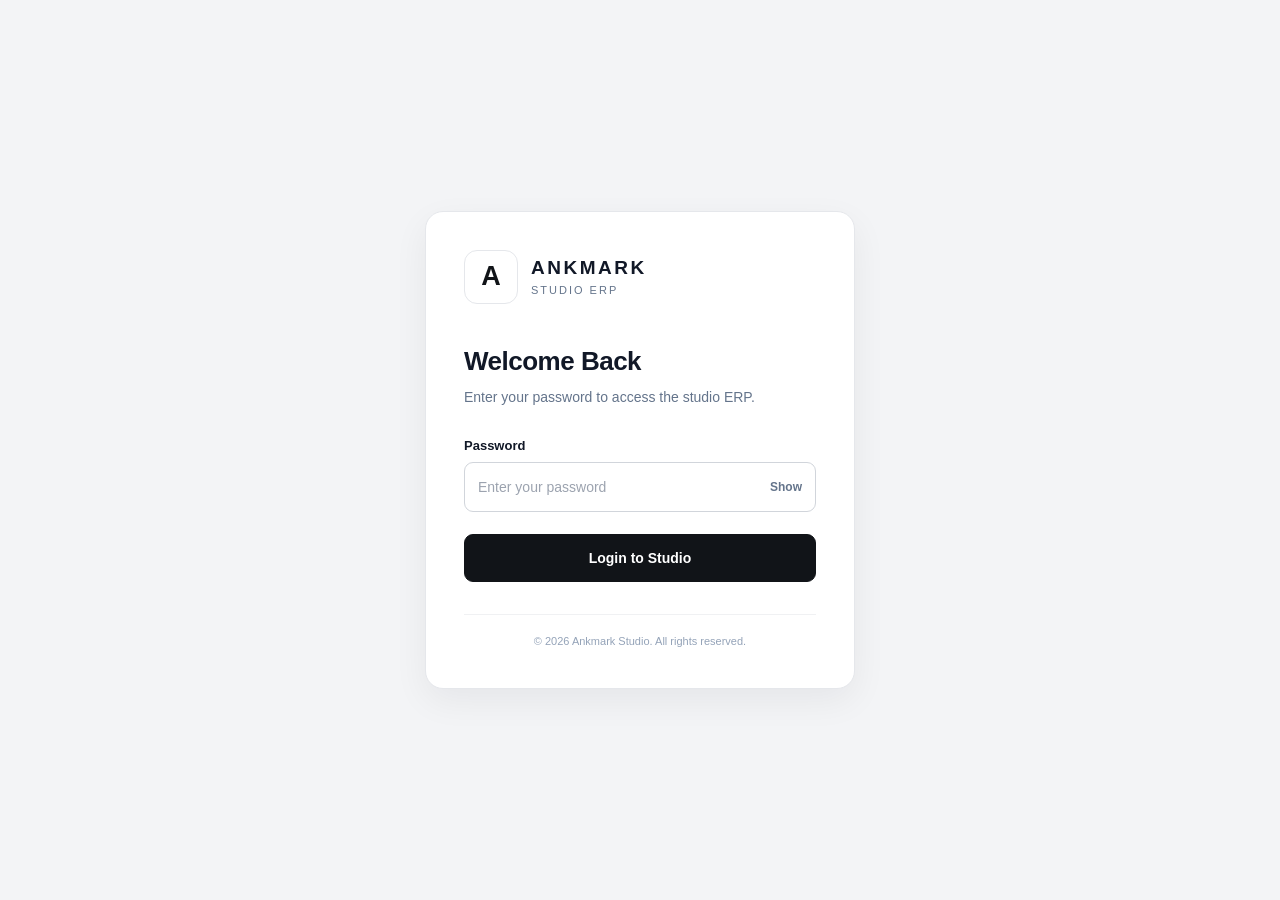
<file: index.html>
<!DOCTYPE html>
<html lang="en">
<head>
    <meta charset="UTF-8">
    <meta name="viewport" content="width=device-width, initial-scale=1.0">
    <title>Login | Ankmark Studio ERP</title>

    <link rel="stylesheet" href="login.css">
</head>
<body>

    <main class="login-page">
        <section class="login-card">

            <div class="brand">
                <div class="brand-logo">A</div>

                <div class="brand-info">
                    <h1>ANKMARK</h1>
                    <p>STUDIO ERP</p>
                </div>
            </div>

            <div class="login-heading">
                <h2>Welcome Back</h2>
                <p>Enter your password to access the studio ERP.</p>
            </div>

            <form id="loginForm">
                <label for="password">Password</label>

                <div class="password-wrapper">
                    <input
                        type="password"
                        id="password"
                        name="password"
                        placeholder="Enter your password"
                        autocomplete="current-password"
                        required
                    >

                    <button
                        type="button"
                        id="togglePassword"
                        aria-label="Show password"
                    >
                        Show
                    </button>
                </div>

                <p id="loginError" class="login-error" role="alert" hidden>
                    Incorrect password. Please try again.
                </p>

                <button type="submit" id="loginButton" class="login-button">
                    Login to Studio
                </button>
            </form>

            <p class="login-footer">
                &copy; 2026 Ankmark Studio. All rights reserved.
            </p>

        </section>
    </main>

    <script src="login.js"></script>
</body>
</html>
</file>
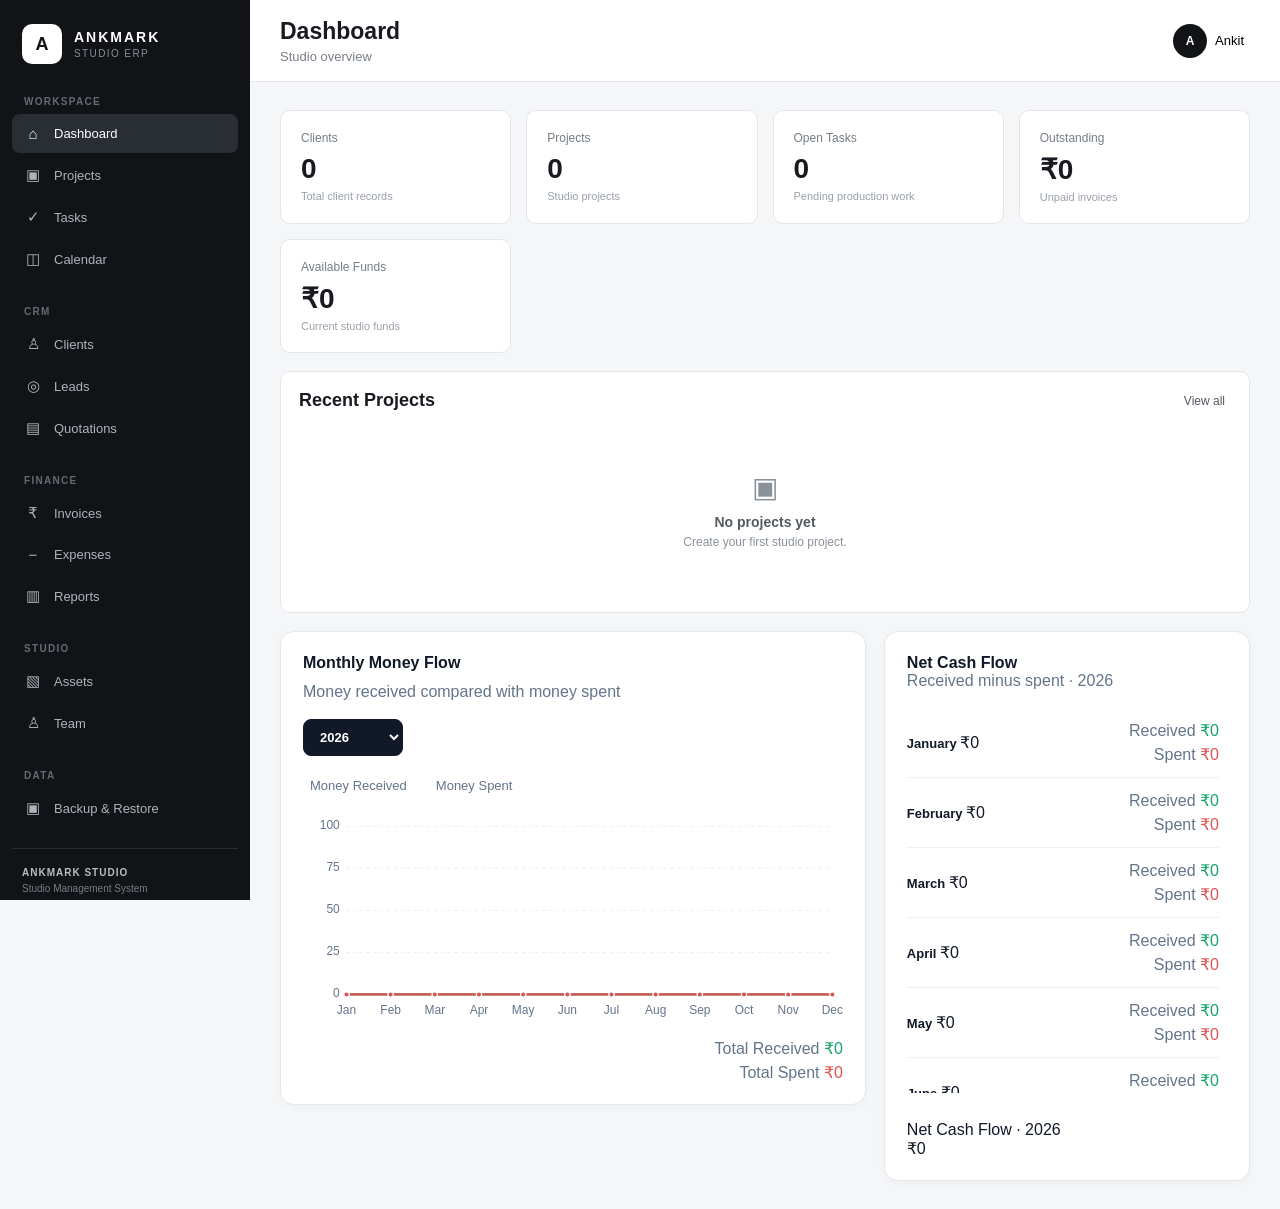
<file: dashboard.html>
<!DOCTYPE html>
<html lang="en">
<head>
    <meta charset="UTF-8">
    <meta name="viewport" content="width=device-width, initial-scale=1.0">

    <title>Ankmark Studio ERP</title>

    <link rel="stylesheet" href="style.css">
</head>

<body>

<div class="app">

    <!-- SIDEBAR -->
    <aside class="sidebar" id="sidebar">

        <div class="brand">
            <div class="brand-logo">A</div>

            <div>
                <div class="brand-name">ANKMARK</div>
                <div class="brand-sub">STUDIO ERP</div>
            </div>
        </div>

        <div class="nav-section">

            <div class="nav-title">WORKSPACE</div>

            <button class="nav-item active" data-page="dashboard">
                <span>⌂</span>
                Dashboard
            </button>

            <button class="nav-item" data-page="projects">
                <span>▣</span>
                Projects
            </button>

            <button class="nav-item" data-page="tasks">
                <span>✓</span>
                Tasks
            </button>

            <button class="nav-item" data-page="calendar">
                <span>◫</span>
                Calendar
            </button>

        </div>

        <div class="nav-section">

            <div class="nav-title">CRM</div>

            <button class="nav-item" data-page="clients">
                <span>♙</span>
                Clients
            </button>

            <button class="nav-item" data-page="leads">
                <span>◎</span>
                Leads
            </button>

            <button class="nav-item" data-page="quotations">
                <span>▤</span>
                Quotations
            </button>

        </div>

        <div class="nav-section">

            <div class="nav-title">FINANCE</div>

            <button class="nav-item" data-page="invoices">
                <span>₹</span>
                Invoices
            </button>

            <button class="nav-item" data-page="expenses">
                <span>−</span>
                Expenses
            </button>

            <button class="nav-item" data-page="reports">
                <span>▥</span>
                Reports
            </button>

        </div>

        <div class="nav-section">

            <div class="nav-title">STUDIO</div>

            <button class="nav-item" data-page="assets">
                <span>▧</span>
                Assets
            </button>

            <button class="nav-item" data-page="team">
                <span>♙</span>
                Team
            </button>

        </div>

        <div class="nav-section">

        <div class="nav-title">DATA</div>

            <button class="nav-item" data-page="backup">
                <span>▣</span>
                Backup & Restore
            </button>

        </div>

        <div class="sidebar-bottom">
            <strong>ANKMARK STUDIO</strong>
            <small>Studio Management System</small>
        </div>

    </aside>


    <!-- MAIN -->
    <main class="main">

        <!-- TOPBAR -->
        <header class="topbar">

            <div class="top-left">

                <button class="mobile-menu" id="mobileMenu">
                    ☰
                </button>

                <div>
                    <h1 id="pageTitle">Dashboard</h1>
                    <p id="pageSubtitle">
                        Studio overview
                    </p>
                </div>

            </div>

            <div class="top-actions">

                <button class="profile-button">
                    <span class="profile-avatar">A</span>
                    <span class="profile-name">Ankit</span>
                </button>

            </div>

        </header>


        <!-- PAGE -->
        <div class="page-container" id="pageContainer"></div>

    </main>

</div>


<!-- MODAL -->

<div class="modal-overlay" id="modalOverlay">

    <div class="modal">

        <div class="modal-header">

            <div>
                <h2 id="modalTitle">New Record</h2>
                <p id="modalSubtitle">
                    Add a new record
                </p>
            </div>

            <button class="modal-close" id="modalClose">
                ×
            </button>

        </div>

        <form id="recordForm">

            <div id="formFields"></div>

            <div class="modal-footer">

                <button
                    type="button"
                    class="button secondary"
                    id="cancelModal">
                    Cancel
                </button>

                <button
                    type="submit"
                    class="button primary">
                    Save Record
                </button>

            </div>

        </form>

    </div>

</div>


<!-- TOAST -->

<div class="toast" id="toast">
    <span id="toastMessage"></span>
</div>


<script src="app.js"></script>



</body>
</html>
</file>
<file: login.css>
/* =========================================
   ANKMARK STUDIO ERP — LOGIN PAGE
========================================= */

:root {
    --login-bg: #f3f4f6;
    --login-card: #ffffff;
    --login-text: #111827;
    --login-muted: #64748b;
    --login-border: #e5e7eb;
    --login-dark: #111418;
    --login-dark-hover: #272c34;
    --login-error: #dc2626;
}

/* Reset */

* {
    box-sizing: border-box;
    margin: 0;
    padding: 0;
}

html,
body {
    min-height: 100%;
}

body {
    font-family: Arial, Helvetica, sans-serif;
    background: var(--login-bg);
    color: var(--login-text);
}

/* Page layout */

.login-page {
    min-height: 100vh;
    display: flex;
    justify-content: center;
    align-items: center;
    padding: 24px;
}

/* Login card */

.login-card {
    width: 100%;
    max-width: 430px;
    padding: 38px;
    background: var(--login-card);
    border: 1px solid var(--login-border);
    border-radius: 18px;
    box-shadow: 0 12px 35px rgba(15, 23, 42, 0.06);
}

/* Ankmark branding */

.brand {
    display: flex;
    align-items: center;
    gap: 13px;
    margin-bottom: 42px;
}

.brand-logo {
    width: 54px;
    height: 54px;
    display: flex;
    align-items: center;
    justify-content: center;
    flex-shrink: 0;
    background: #ffffff;
    color: var(--login-dark);
    border: 1px solid var(--login-border);
    border-radius: 13px;
    font-size: 27px;
    font-weight: 800;
}

.brand-info h1 {
    font-size: 19px;
    font-weight: 800;
    letter-spacing: 2.5px;
}

.brand-info p {
    margin-top: 5px;
    color: var(--login-muted);
    font-size: 11px;
    letter-spacing: 2px;
}

/* Heading */

.login-heading {
    margin-bottom: 28px;
}

.login-heading h2 {
    margin-bottom: 9px;
    font-size: 26px;
    font-weight: 700;
    letter-spacing: -0.5px;
}

.login-heading p {
    color: var(--login-muted);
    font-size: 14px;
    line-height: 1.7;
}

/* Form */

#loginForm {
    display: flex;
    flex-direction: column;
}

#loginForm label {
    margin-bottom: 9px;
    font-size: 13px;
    font-weight: 700;
}

/* Password field */

.password-wrapper {
    display: flex;
    align-items: center;
    gap: 8px;
    width: 100%;
    padding: 0 13px;
    background: #ffffff;
    border: 1px solid #d1d5db;
    border-radius: 9px;
    transition: border-color 0.2s ease,
                box-shadow 0.2s ease;
}

.password-wrapper:focus-within {
    border-color: var(--login-dark);
    box-shadow: 0 0 0 3px rgba(17, 20, 24, 0.08);
}

.password-wrapper input {
    flex: 1;
    min-width: 0;
    height: 48px;
    padding: 0;
    background: transparent;
    border: none;
    outline: none;
    color: var(--login-text);
    font-family: inherit;
    font-size: 14px;
}

.password-wrapper input::placeholder {
    color: #9ca3af;
}

#togglePassword {
    padding: 7px 0 7px 8px;
    background: transparent;
    border: none;
    color: var(--login-muted);
    font-family: inherit;
    font-size: 12px;
    font-weight: 700;
    cursor: pointer;
}

#togglePassword:hover {
    color: var(--login-text);
}

/* Login button */

.login-button {
    width: 100%;
    min-height: 48px;
    margin-top: 22px;
    padding: 13px 18px;
    background: var(--login-dark);
    color: #ffffff;
    border: 1px solid var(--login-dark);
    border-radius: 9px;
    font-family: inherit;
    font-size: 14px;
    font-weight: 700;
    cursor: pointer;
    transition: background 0.2s ease,
                transform 0.2s ease;
}

.login-button:hover {
    background: var(--login-dark-hover);
}

.login-button:active {
    transform: scale(0.99);
}

.login-button:focus-visible,
#togglePassword:focus-visible {
    outline: 2px solid #64748b;
    outline-offset: 3px;
}

/* Incorrect password message */

.login-error {
    margin-top: 10px;
    color: var(--login-error);
    font-size: 13px;
    line-height: 1.5;
}

.login-error[hidden] {
    display: none;
}

/* Footer */

.login-footer {
    margin-top: 32px;
    padding-top: 18px;
    border-top: 1px solid #f0f1f3;
    color: #94a3b8;
    font-size: 11px;
    text-align: center;
    line-height: 1.6;
}

/* Mobile responsive */

@media (max-width: 480px) {
    .login-page {
        padding: 16px;
    }

    .login-card {
        padding: 26px 22px;
        border-radius: 14px;
    }

    .brand {
        margin-bottom: 34px;
    }

    .login-heading h2 {
        font-size: 23px;
    }
}
</file>
<file: style.css>
* {
    box-sizing: border-box;
}

:root {
    --black: #111317;
    --black-light: #1b1e23;

    --white: #ffffff;

    --background: #f5f6f8;

    --border: #e4e6ea;

    --text: #181a1f;
    --muted: #777d87;

    --hover: #f0f1f3;

    --radius: 10px;
}

body {
    margin: 0;
    font-family:
        Inter,
        -apple-system,
        BlinkMacSystemFont,
        "Segoe UI",
        sans-serif;

    background: var(--background);

    color: var(--text);
}


/* APP */

.app {
    min-height: 100vh;
    display: flex;
}


/* SIDEBAR */

.sidebar {
    width: 250px;

    position: fixed;
    left: 0;
    top: 0;
    bottom: 0;

    background: var(--black);

    color: white;

    padding: 18px 12px;

    display: flex;
    flex-direction: column;

    z-index: 20;

    /* Sidebar scrolling */
    overflow-y: auto;
    overflow-x: hidden;
}

/* BRAND */

.brand {
    display: flex;

    align-items: center;

    gap: 12px;

    padding:
        6px
        10px
        25px;
}

.brand-logo {
    width: 40px;
    height: 40px;

    background: white;

    color: var(--black);

    border-radius: 10px;

    display: flex;
    align-items: center;
    justify-content: center;

    font-weight: 800;

    font-size: 18px;
}

.brand-name {
    font-size: 14px;

    letter-spacing: 2px;

    font-weight: 800;
}

.brand-sub {
    color: #888e98;

    font-size: 10px;

    letter-spacing: 1.4px;

    margin-top: 3px;
}


/* NAV */

.nav-section {
    margin-bottom: 18px;
}

.nav-title {
    font-size: 10px;

    color: #656b75;

    letter-spacing: 1.3px;

    padding:
        7px
        12px;

    font-weight: 600;
}

.nav-item {
    width: 100%;

    border: 0;

    background: transparent;

    color: #aeb3bc;

    padding:
        11px
        12px;

    border-radius: 8px;

    display: flex;

    align-items: center;

    gap: 12px;

    font-size: 13px;

    cursor: pointer;

    margin-bottom: 2px;

    text-align: left;

    transition: .15s;
}

.nav-item span {
    width: 18px;

    text-align: center;

    font-size: 15px;
}

.nav-item:hover {
    background: #202329;

    color: white;
}

.nav-item.active {
    background: #292d34;

    color: white;
}


/* SIDEBAR BOTTOM */

.sidebar-bottom {
    margin-top: auto;

    padding:
        18px
        10px;

    border-top:
        1px solid
        #292c31;

    color: #777d87;
}

.sidebar-bottom strong {
    display: block;

    color: #b9bdc5;

    font-size: 10px;

    letter-spacing: 1px;
}

.sidebar-bottom small {
    display: block;

    margin-top: 5px;

    font-size: 10px;
}


/* MAIN */

.main {
    margin-left: 250px;

    width: calc(100% - 250px);

    min-height: 100vh;
}


/* TOPBAR */

.topbar {
    height: 82px;

    background: white;

    border-bottom:
        1px solid
        var(--border);

    padding:
        0 30px;

    display: flex;

    align-items: center;

    justify-content: space-between;
}

.top-left {
    display: flex;

    align-items: center;

    gap: 12px;
}

.topbar h1 {
    margin: 0;

    font-size: 23px;

    font-weight: 700;
}

.topbar p {
    margin:
        4px 0 0;

    color: var(--muted);

    font-size: 13px;
}

.top-actions {
    display: flex;

    align-items: center;

    gap: 10px;
}

.profile-button {
    border: 0;

    background: transparent;

    display: flex;

    align-items: center;

    gap: 8px;

    cursor: pointer;
}

.profile-avatar {
    width: 34px;
    height: 34px;

    background: var(--black);

    color: white;

    border-radius: 50%;

    display: flex;

    align-items: center;
    justify-content: center;

    font-size: 12px;

    font-weight: 700;
}

.profile-name {
    font-size: 13px;
}


/* MOBILE MENU */

.mobile-menu {
    display: none;

    border: 0;

    background: transparent;

    font-size: 22px;

    cursor: pointer;
}


/* PAGE */

.page-container {
    padding: 28px 30px;
}


/* DASHBOARD CARDS */

.stats-grid {
    display: grid;

    grid-template-columns:
        repeat(4, 1fr);

    gap: 15px;
}

.stat-card {
    background: white;

    border:
        1px solid
        var(--border);

    border-radius: var(--radius);

    padding: 20px;
}

.stat-label {
    color: var(--muted);

    font-size: 12px;
}

.stat-number {
    font-size: 28px;

    font-weight: 700;

    margin-top: 8px;
}

.stat-description {
    font-size: 11px;

    color: #9aa0a9;

    margin-top: 5px;
}


/* DASHBOARD GRID */

.dashboard-grid {
    display: grid;

    grid-template-columns:
        1.6fr
        1fr;

    gap: 18px;

    margin-top: 18px;
}


/* PANEL */

.panel {
    background: white;

    border:
        1px solid
        var(--border);

    border-radius: var(--radius);

    padding: 18px;
}

.panel-header {
    display: flex;

    align-items: center;

    justify-content: space-between;

    margin-bottom: 15px;
}

.panel-title {
    font-size: 15px;

    font-weight: 700;
}

.panel-link {
    border: 0;

    background: transparent;

    color: #555b64;

    cursor: pointer;

    font-size: 12px;
}


/* TOOLBAR */

.page-toolbar {
    display: flex;

    align-items: center;

    justify-content: space-between;

    gap: 12px;

    margin-bottom: 15px;
}

.toolbar-left {
    display: flex;

    gap: 8px;

    flex: 1;
}

.search-box {
    width: 100%;

    max-width: 360px;

    padding:
        10px 12px;

    border:
        1px solid
        var(--border);

    border-radius: 7px;

    outline: none;

    font-size: 13px;

    background: white;
}

.search-box:focus {
    border-color: #999;
}


/* BUTTONS */

.button {
    border: 0;

    border-radius: 7px;

    padding:
        10px 15px;

    font-size: 13px;

    cursor: pointer;

    font-weight: 600;
}

.button.primary {
    background: var(--black);

    color: white;
}

.button.secondary {
    background: white;

    border:
        1px solid
        var(--border);

    color: var(--text);
}

.button.danger {
    background: #fff0f0;

    color: #a00;
}


/* TABLE */

.table-wrapper {
    background: white;

    border:
        1px solid
        var(--border);

    border-radius: var(--radius);

    overflow-x: auto;
}

table {
    width: 100%;

    border-collapse: collapse;

    min-width: 700px;
}

th {
    background: #fafafa;

    color: #747a84;

    font-size: 11px;

    text-transform: uppercase;

    letter-spacing: .5px;

    font-weight: 600;

    padding:
        12px 14px;

    border-bottom:
        1px solid
        var(--border);

    text-align: left;
}

td {
    padding:
        13px 14px;

    border-bottom:
        1px solid
        #eeeeef;

    font-size: 13px;
}

tr:last-child td {
    border-bottom: 0;
}

tr:hover td {
    background: #fafafa;
}


/* STATUS */

.status {
    display: inline-flex;

    align-items: center;

    padding:
        4px 8px;

    border-radius: 20px;

    font-size: 10px;

    background: #eef0f3;

    color: #4d535c;
}

.status.completed,
.status.paid,
.status.active,
.status.won {
    background: #eaf6ed;
}

.status.open,
.status.new,
.status.working {
    background: #eef3f8;
}

.status.cancelled,
.status.lost,
.status.overdue {
    background: #faeeee;
}


/* TABLE ACTIONS */

.table-actions {
    display: flex;

    gap: 5px;
}

.table-action {
    border:
        1px solid
        var(--border);

    background: white;

    padding:
        5px 8px;

    border-radius: 5px;

    cursor: pointer;

    font-size: 11px;
}

.table-action:hover {
    background: var(--hover);
}


/* EMPTY */

.empty-state {
    text-align: center;

    padding: 45px 20px;

    color: #8b9199;
}

.empty-icon {
    font-size: 28px;

    margin-bottom: 10px;
}

.empty-title {
    color: #555a62;

    font-size: 14px;

    font-weight: 600;
}

.empty-description {
    font-size: 12px;

    margin-top: 5px;
}


/* RECENT PROJECT */

.project-row {
    display: flex;

    align-items: center;

    justify-content: space-between;

    padding:
        12px 0;

    border-bottom:
        1px solid
        #eee;
}

.project-row:last-child {
    border-bottom: 0;
}

.project-name {
    font-size: 13px;

    font-weight: 600;
}

.project-client {
    font-size: 11px;

    color: var(--muted);

    margin-top: 3px;
}


/* QUICK ACTIONS */

.quick-actions {
    display: grid;

    grid-template-columns:
        1fr 1fr;

    gap: 8px;
}

.quick-action {
    border:
        1px solid
        var(--border);

    background: white;

    padding: 14px;

    border-radius: 8px;

    cursor: pointer;

    text-align: left;
}

.quick-action:hover {
    background: #fafafa;
}

.quick-action strong {
    display: block;

    font-size: 12px;
}

.quick-action span {
    color: var(--muted);

    font-size: 10px;

    display: block;

    margin-top: 3px;
}


/* MODAL */

.modal-overlay {
    display: none;

    position: fixed;

    inset: 0;

    background:
        rgba(0,0,0,.55);

    z-index: 100;

    align-items: center;

    justify-content: center;

    padding: 20px;
}

.modal-overlay.show {
    display: flex;
}

.modal {
    background: white;

    width: min(680px, 100%);

    max-height: 90vh;

    overflow-y: auto;

    border-radius: 12px;

    padding: 22px;
}

.modal-header {
    display: flex;

    align-items: flex-start;

    justify-content: space-between;

    margin-bottom: 20px;
}

.modal-header h2 {
    margin: 0;

    font-size: 18px;
}

.modal-header p {
    margin:
        4px 0 0;

    color: var(--muted);

    font-size: 12px;
}

.modal-close {
    border: 0;

    background: transparent;

    font-size: 25px;

    cursor: pointer;

    color: #777;
}


/* FORM */

.form-grid {
    display: grid;

    grid-template-columns:
        1fr 1fr;

    gap:
        4px 14px;
}

.form-field {
    margin-bottom: 13px;
}

.form-field.full {
    grid-column: 1 / -1;
}

.form-field label {
    display: block;

    font-size: 11px;

    font-weight: 600;

    margin-bottom: 6px;
}

.form-field input,
.form-field select,
.form-field textarea {
    width: 100%;

    padding:
        10px 11px;

    border:
        1px solid
        var(--border);

    border-radius: 7px;

    font-family: inherit;

    font-size: 13px;

    outline: none;
}

.form-field textarea {
    min-height: 90px;

    resize: vertical;
}

.form-field input:focus,
.form-field select:focus,
.form-field textarea:focus {
    border-color: #999;
}

.modal-footer {
    display: flex;

    justify-content: flex-end;

    gap: 8px;

    margin-top: 10px;

    padding-top: 15px;

    border-top:
        1px solid
        var(--border);
}


/* TOAST */

.toast {
    position: fixed;

    right: 25px;

    bottom: 25px;

    background: var(--black);

    color: white;

    padding:
        12px 18px;

    border-radius: 8px;

    font-size: 12px;

    transform:
        translateY(80px);

    opacity: 0;

    transition: .25s;

    z-index: 200;
}

.toast.show {
    transform:
        translateY(0);

    opacity: 1;
}

/* =========================================================
   REPORTS — RESPONSIVE LAYOUT
========================================================= */

/* Keep report content inside the available page width */
#studioReportResult {
    width: 100%;
    max-width: 100%;
    min-width: 0;
    box-sizing: border-box;
}


/* Report cards */
#studioReportResult .stats-grid {
    width: 100%;
    max-width: 100%;
    min-width: 0;
    box-sizing: border-box;
}


/* Prevent report panels from forcing horizontal scrolling */
#studioReportResult .dashboard-grid {
    width: 100%;
    max-width: 100%;
    min-width: 0;
    box-sizing: border-box;

    grid-template-columns:
        repeat(
            2,
            minmax(0, 1fr)
        );
}


/* Panels must be allowed to shrink */
#studioReportResult .panel {
    min-width: 0;
    max-width: 100%;
    box-sizing: border-box;
}


/* Tables stay inside their panel */
#studioReportResult .table-wrapper {
    width: 100%;
    max-width: 100%;
    min-width: 0;

    overflow-x: auto;
    overflow-y: hidden;

    -webkit-overflow-scrolling: touch;
}


/* Tables should not stretch the whole page */
#studioReportResult table {
    width: 100%;
    max-width: 100%;
}


/* =========================================================
   TABLET
========================================================= */

@media (max-width: 900px) {

    #studioReportResult .dashboard-grid {
        grid-template-columns: 1fr;
    }

    #studioReportResult .stats-grid {
        grid-template-columns:
            repeat(
                2,
                minmax(0, 1fr)
            );
    }

}


/* =========================================================
   MOBILE
========================================================= */

@media (max-width: 600px) {

    #studioReportResult .stats-grid {
        grid-template-columns: 1fr;
    }


    #studioReportResult .dashboard-grid {
        grid-template-columns: 1fr;
    }


    #studioReportResult .panel {
        width: 100%;
    }


    #studioReportResult .panel-header {
        padding: 14px;
    }


    #studioReportResult .table-wrapper {
        overflow-x: auto;
    }


    #studioReportResult table {
        min-width: 560px;
    }


    #studioReportResult td,
    #studioReportResult th {
        white-space: nowrap;
    }

}


/* =========================================================
   VERY SMALL PHONE
========================================================= */

@media (max-width: 400px) {

    #studioReportResult .stat-card {
        width: 100%;
    }


    #studioReportResult .panel {
        border-radius: 8px;
    }


    #studioReportResult table {
        min-width: 520px;
    }

}

/* =========================================================
   CALENDAR MODULE
========================================================= */

.calendar-weekdays {
    display: grid;
    grid-template-columns: repeat(7, minmax(0, 1fr));

    border: 1px solid var(--border);
    border-bottom: none;

    background: #f8f8f8;
}

.calendar-weekdays > div {
    padding: 12px 8px;

    text-align: center;

    font-size: 11px;
    font-weight: 700;

    color: #777;

    border-right: 1px solid var(--border);

    text-transform: uppercase;
}

.calendar-weekdays > div:last-child {
    border-right: none;
}


/* =========================================================
   CALENDAR GRID
========================================================= */

.calendar-grid {
    display: grid;

    grid-template-columns:
        repeat(7, minmax(0, 1fr));

    border-left: 1px solid var(--border);
    border-top: 1px solid var(--border);

    width: 100%;

    overflow: hidden;
}


/* =========================================================
   CALENDAR DAY
========================================================= */

.calendar-day {
    min-height: 120px;

    padding: 8px;

    background: white;

    border-right: 1px solid var(--border);
    border-bottom: 1px solid var(--border);

    cursor: pointer;

    transition:
        background .15s ease;
}

.calendar-day:hover {
    background: #fafafa;
}


/* Previous / next month days */

.calendar-day.other-month {
    background: #f7f7f7;

    color: #aaa;

    cursor: default;
}


/* =========================================================
   DATE NUMBER
========================================================= */

.calendar-date {
    width: 26px;
    height: 26px;

    display: flex;
    align-items: center;
    justify-content: center;

    margin-bottom: 6px;

    border-radius: 50%;

    font-size: 12px;
    font-weight: 700;

    color: #444;
}


/* Today */

.calendar-day.today .calendar-date {
    background: var(--black);

    color: white;
}


/* =========================================================
   EVENTS
========================================================= */

.calendar-events {
    display: flex;

    flex-direction: column;

    gap: 5px;
}


.calendar-event {
    display: flex;

    flex-direction: column;

    gap: 2px;

    padding: 6px 7px;

    border-radius: 6px;

    background: #f1f1f1;

    border-left: 3px solid var(--black);

    overflow: hidden;

    cursor: pointer;

    transition:
        transform .12s ease,
        background .12s ease;
}


.calendar-event:hover {
    background: #e9e9e9;

    transform: translateY(-1px);
}


.calendar-event strong {
    font-size: 11px;

    font-weight: 700;

    color: #222;

    white-space: nowrap;

    overflow: hidden;

    text-overflow: ellipsis;
}


.calendar-event small {
    font-size: 10px;

    color: #777;
}


/* =========================================================
   CALENDAR PANEL
========================================================= */

.calendar-grid,
.calendar-weekdays {
    box-sizing: border-box;
}


/* =========================================================
   TABLET
========================================================= */

@media (max-width: 900px) {

    .calendar-day {
        min-height: 100px;

        padding: 7px;
    }

    .calendar-weekdays > div {
        padding: 10px 5px;

        font-size: 10px;
    }

    .calendar-event {
        padding: 5px;
    }

    .calendar-event strong {
        font-size: 10px;
    }

}


/* =========================================================
   MOBILE
========================================================= */

@media (max-width: 600px) {

    .calendar-weekdays > div {
        font-size: 9px;

        padding: 9px 2px;
    }


    .calendar-day {
        min-height: 82px;

        padding: 5px;
    }


    .calendar-date {
        width: 22px;
        height: 22px;

        font-size: 10px;

        margin-bottom: 4px;
    }


    .calendar-events {
        gap: 3px;
    }


    .calendar-event {
        padding: 4px;

        border-left-width: 2px;
    }


    .calendar-event strong {
        font-size: 9px;
    }


    .calendar-event small {
        font-size: 8px;
    }

}


/* =========================================================
   SMALL PHONE
========================================================= */

@media (max-width: 420px) {

    .calendar-weekdays > div {
        font-size: 8px;

        padding: 8px 1px;
    }


    .calendar-day {
        min-height: 70px;

        padding: 4px;
    }


    .calendar-date {
        width: 20px;
        height: 20px;

        font-size: 9px;
    }


    .calendar-event {
        padding: 3px;
    }

 
    .calendar-event strong {
        font-size: 8px;
    }


    .calendar-event small {
        display: none;
    }

}


/* =========================================================
   CALENDAR MOBILE HEADER FIX
========================================================= */

/* Only affects the Calendar panel */
.panel:has(.calendar-weekdays) .panel-header {
    gap: 12px;
}


/* Tablet */
@media (max-width: 600px) {

    .panel:has(.calendar-weekdays) .panel-header {
        display: flex;
        flex-direction: column;
        align-items: stretch;
        gap: 12px;
    }


    /* Month title section */
    .panel:has(.calendar-weekdays) .panel-header > div:first-child {
        width: 100%;
    }


    /* Calendar buttons section */
    .panel:has(.calendar-weekdays) .panel-header > div:last-child {
        width: 100%;

        display: flex !important;

        align-items: center;
        justify-content: flex-end;

        flex-wrap: nowrap !important;

        gap: 6px;
    }


    /* Previous / Today / Next */
    .panel:has(.calendar-weekdays) .panel-header > div:last-child .button {
        flex-shrink: 0;
    }


    /* Add Event */
    .panel:has(.calendar-weekdays) .panel-header > div:last-child .button.primary {
        margin-left: auto;
    }

}


/* =========================================================
   SMALL PHONE
========================================================= */

@media (max-width: 400px) {

    .panel:has(.calendar-weekdays) .panel-header {
        gap: 10px;
    }


    .panel:has(.calendar-weekdays) .panel-header > div:last-child {
        justify-content: flex-end;

        gap: 5px;
    }


    .panel:has(.calendar-weekdays) .panel-header > div:last-child .button {
        padding: 7px 9px;

        font-size: 11px;
    }

}


/* RESPONSIVE */

@media(max-width: 1000px) {

    .stats-grid {
        grid-template-columns:
            repeat(2, 1fr);
    }

    .dashboard-grid {
        grid-template-columns: 1fr;
    }

}


@media(max-width: 750px) {

    .sidebar {
        transform:
            translateX(-100%);

        transition: .2s;
    }

    .sidebar.open {
        transform:
            translateX(0);
    }

    .main {
        margin-left: 0;

        width: 100%;
    }

    .mobile-menu {
        display: block;
    }

    .topbar {
        padding:
            0 18px;
    }

    .page-container {
        padding:
            20px 18px;
    }

    .profile-name {
        display: none;
    }

}


@media(max-width: 500px) {

    .stats-grid {
        grid-template-columns: 1fr;
    }

    .form-grid {
        grid-template-columns: 1fr;
    }

    .form-field.full {
        grid-column: auto;
    }

    .page-toolbar {
        flex-direction: column;

        align-items: stretch;
    }

    .toolbar-left {
        width: 100%;
    }

}

/* =========================================================
   MOBILE FORM + MODAL RESPONSIVE FIX
   Ankmark Studio ERP
========================================================= */


/* Prevent every element from creating horizontal overflow */

html,
body {
    width: 100%;
    max-width: 100%;
    overflow-x: hidden;
}


/* Make form controls stay inside their container */

.form-field,
.form-field input,
.form-field select,
.form-field textarea {
    max-width: 100%;
    min-width: 0;
    box-sizing: border-box;
}


/* =========================================================
   MOBILE FORM CONTROLS
========================================================= */

@media (max-width: 750px) {

    .form-field input,
    .form-field select,
    .form-field textarea {
        width: 100%;
        max-width: 100%;

        /*
           16px prevents mobile Safari from
           automatically zooming when an input
           is selected.
        */

        font-size: 16px !important;

        line-height: 1.35;

        padding:
            12px 12px;

        box-sizing: border-box;
    }


    /*
       Native date and time controls
    */

    .form-field input[type="date"],
    .form-field input[type="time"],
    .form-field input[type="datetime-local"],
    .form-field input[type="month"],
    .form-field input[type="week"] {

        width: 100%;
        max-width: 100%;

        min-width: 0;

        display: block;

        font-size: 16px !important;

        box-sizing: border-box;

        -webkit-appearance: none;
        appearance: none;
    }


    /*
       Number fields
    */

    .form-field input[type="number"] {

        width: 100%;
        max-width: 100%;

        font-size: 16px !important;
    }


    /*
       Select fields
    */

    .form-field select {

        width: 100%;
        max-width: 100%;

        min-width: 0;

        font-size: 16px !important;

        background-color: white;
    }


    /*
       Textarea
    */

    .form-field textarea {

        width: 100%;
        max-width: 100%;

        min-height: 100px;

        font-size: 16px !important;
    }


    /* =====================================================
       MODAL OVERLAY
    ===================================================== */

    .modal-overlay {

        align-items: flex-start;

        justify-content: center;

        padding:
            12px;

        /*
           Allow the overlay itself to scroll
           when the phone keyboard appears.
        */

        overflow-y: auto;

        -webkit-overflow-scrolling: touch;
    }


    /* =====================================================
       MODAL
    ===================================================== */

    .modal {

        width: 100%;

        max-width: 680px;

        /*
           Do not allow the modal to become
           wider than the phone.
        */

        min-width: 0;

        max-height: calc(100vh - 24px);

        /*
           Keep the form scrollable.
        */

        overflow-y: auto;

        overflow-x: hidden;

        box-sizing: border-box;

        padding:
            18px;

        margin:
            0 auto;

        border-radius: 12px;

        -webkit-overflow-scrolling: touch;
    }


    /* =====================================================
       MODAL HEADER
    ===================================================== */

    .modal-header {

        width: 100%;

        min-width: 0;

        box-sizing: border-box;
    }


    .modal-header > div:first-child {

        min-width: 0;

        max-width: calc(100% - 45px);
    }


    .modal-header h2 {

        font-size: 20px;

        line-height: 1.2;
    }


    .modal-header p {

        font-size: 13px;
    }


    /* =====================================================
       FORM GRID
    ===================================================== */

    .form-grid {

        width: 100%;

        min-width: 0;

        grid-template-columns: 1fr;

        gap: 0;

        box-sizing: border-box;
    }


    .form-field {

        width: 100%;

        min-width: 0;

        box-sizing: border-box;
    }


    .form-field.full {

        grid-column: auto;
    }


    /* =====================================================
       LABEL
    ===================================================== */

    .form-field label {

        font-size: 13px;

        line-height: 1.3;
    }


    /* =====================================================
       MODAL FOOTER
    ===================================================== */

    .modal-footer {

        width: 100%;

        box-sizing: border-box;

        flex-wrap: wrap;

        gap: 8px;

        padding-bottom: 4px;
    }


    .modal-footer .button {

        min-height: 44px;

        font-size: 14px;
    }

}


/* =========================================================
   SMALL PHONE
========================================================= */

@media (max-width: 420px) {

    .modal-overlay {

        padding:
            8px;
    }


    .modal {

        width: 100%;

        max-width: 100%;

        max-height: calc(100vh - 16px);

        padding:
            16px;

        border-radius: 10px;
    }


    .modal-header {

        margin-bottom: 16px;
    }


    .modal-header h2 {

        font-size: 19px;
    }


    .modal-close {

        font-size: 28px;

        flex-shrink: 0;
    }


    .form-field input,
    .form-field select,
    .form-field textarea {

        width: 100%;

        max-width: 100%;

        font-size: 16px !important;

        padding:
            12px;
    }


    .form-field input[type="date"],
    .form-field input[type="time"],
    .form-field input[type="datetime-local"] {

        width: 100%;

        max-width: 100%;

        min-width: 0;
    }


    .modal-footer {

        flex-direction: column;

        align-items: stretch;
    }


    .modal-footer .button {

        width: 100%;
    }

}


/* =========================================================
   VERY SMALL PHONE
========================================================= */

@media (max-width: 360px) {

    .modal {

        padding:
            14px;
    }


    .form-field input,
    .form-field select,
    .form-field textarea {

        padding:
            11px;

        font-size: 16px !important;
    }

}


/* =========================================================
   ANKMARK STUDIO ERP
   MONTHLY MONEY FLOW GRAPH
   Add this at the BOTTOM of style.css
========================================================= */

/* Main layout: Graph + Monthly Net Cash Flow */

.cashflow-layout {
    display: grid;
    grid-template-columns: minmax(0, 1.6fr) minmax(280px, 1fr);
    gap: 18px;
    align-items: start;
    margin-top: 18px;
    width: 100%;
    min-width: 0;
}

.cashflow-panel {
    min-width: 0;
    width: 100%;
    overflow: hidden;
}

.cashflow-panel .panel-header {
    display: flex;
    justify-content: space-between;
    align-items: center;
    flex-wrap: wrap;
    gap: 12px;
    margin-bottom: 18px;
}

/* Year selector */

.cashflow-year-select {
    min-width: 100px;
    max-width: 140px;
    padding: 9px 12px;
    border: 1px solid #d9dee7;
    border-radius: 8px;
    background: #ffffff;
    color: #202938;
    font-size: 14px;
    outline: none;
}

.cashflow-year-select:focus {
    border-color: #64748b;
}

/* Graph legend */

.cashflow-legend {
    display: flex;
    flex-wrap: wrap;
    align-items: center;
    gap: 18px;
    margin-bottom: 16px;
    font-size: 13px;
    color: #64748b;
}

.cashflow-legend-item {
    display: inline-flex;
    align-items: center;
    gap: 7px;
}

.cashflow-legend-dot {
    display: inline-block;
    width: 9px;
    height: 9px;
    border-radius: 50%;
    flex-shrink: 0;
}

.cashflow-legend-dot.received {
    background: #16a34a;
}

.cashflow-legend-dot.spent {
    background: #dc2626;
}

/* Graph container */

.cashflow-chart-container {
    position: relative;
    width: 100%;
    min-width: 0;
    min-height: 260px;
    overflow: hidden;
}

.cashflow-chart-container svg {
    display: block;
    width: 100%;
    height: auto;
    min-width: 0;
}

.cashflow-chart-container .chart-grid-line {
    stroke: #e8edf3;
    stroke-width: 1;
}

.cashflow-chart-container .chart-axis-label {
    fill: #8490a0;
    font-size: 11px;
}

.cashflow-chart-container .chart-month-label {
    fill: #64748b;
    font-size: 11px;
    text-anchor: middle;
}

.cashflow-chart-container .chart-line-received {
    fill: none;
    stroke: #16a34a;
    stroke-width: 2.5;
    stroke-linecap: round;
    stroke-linejoin: round;
}

.cashflow-chart-container .chart-line-spent {
    fill: none;
    stroke: #dc2626;
    stroke-width: 2.5;
    stroke-linecap: round;
    stroke-linejoin: round;
}

.cashflow-chart-container .chart-point-received {
    fill: #16a34a;
    stroke: #ffffff;
    stroke-width: 2;
}

.cashflow-chart-container .chart-point-spent {
    fill: #dc2626;
    stroke: #ffffff;
    stroke-width: 2;
}

/* Monthly Net Cash Flow list */

.cashflow-month-list {
    display: flex;
    flex-direction: column;
    gap: 0;
    width: 100%;
}

.cashflow-month-row {
    display: grid;
    grid-template-columns: minmax(65px, 0.8fr) minmax(0, 1fr);
    gap: 10px;
    align-items: center;
    padding: 13px 0;
    border-bottom: 1px solid #edf0f4;
}

.cashflow-month-row:last-child {
    border-bottom: none;
}

.cashflow-month-name {
    color: #344054;
    font-size: 13px;
    font-weight: 600;
}

.cashflow-month-details {
    display: flex;
    flex-direction: column;
    align-items: flex-end;
    gap: 5px;
    min-width: 0;
}

.cashflow-amount {
    font-size: 12px;
    line-height: 1.4;
    overflow-wrap: anywhere;
}

.cashflow-amount.received {
    color: #15803d;
}

.cashflow-amount.spent {
    color: #dc2626;
}

.cashflow-net {
    margin-top: 3px;
    padding: 5px 8px;
    border-radius: 6px;
    font-size: 12px;
    font-weight: 700;
    text-align: right;
    overflow-wrap: anywhere;
}

.cashflow-net.positive {
    color: #15803d;
    background: #f0fdf4;
}

.cashflow-net.negative {
    color: #b91c1c;
    background: #fef2f2;
}

.cashflow-net.neutral {
    color: #475467;
    background: #f2f4f7;
}

/* Optional summary values above the graph */

.cashflow-summary {
    display: grid;
    grid-template-columns: repeat(2, minmax(0, 1fr));
    gap: 12px;
    margin-bottom: 18px;
}

.cashflow-summary-card {
    padding: 13px;
    border: 1px solid #edf0f4;
    border-radius: 10px;
    background: #ffffff;
    min-width: 0;
}

.cashflow-summary-label {
    color: #667085;
    font-size: 12px;
    margin-bottom: 7px;
}

.cashflow-summary-value {
    font-size: 18px;
    font-weight: 700;
    overflow-wrap: anywhere;
}

.cashflow-summary-value.received {
    color: #15803d;
}

.cashflow-summary-value.spent {
    color: #dc2626;
}

/* Empty data message */

.cashflow-empty {
    padding: 28px 12px;
    text-align: center;
    color: #667085;
    font-size: 13px;
    line-height: 1.6;
}

/* =========================================================
   RESPONSIVE DESIGN — TABLETS
========================================================= */

@media (max-width: 1000px) {
    .cashflow-layout {
        grid-template-columns: minmax(0, 1fr);
    }

    .cashflow-chart-container {
        min-height: 230px;
    }
}

/* =========================================================
   RESPONSIVE DESIGN — MOBILE
========================================================= */

@media (max-width: 600px) {
    .cashflow-layout {
        grid-template-columns: minmax(0, 1fr);
        gap: 14px;
        margin-top: 14px;
    }

    .cashflow-panel {
        padding: 14px;
    }

    .cashflow-panel .panel-header {
        align-items: flex-start;
        gap: 10px;
    }

    .cashflow-year-select {
        min-width: 90px;
        max-width: 120px;
        padding: 9px;
        font-size: 14px;
    }

    .cashflow-legend {
        gap: 12px;
        font-size: 12px;
    }

    .cashflow-chart-container {
        min-height: 190px;
    }

    .cashflow-chart-container .chart-axis-label,
    .cashflow-chart-container .chart-month-label {
        font-size: 10px;
    }

    .cashflow-month-row {
        grid-template-columns: 65px minmax(0, 1fr);
        gap: 8px;
        padding: 12px 0;
    }

    .cashflow-month-name {
        font-size: 12px;
    }

    .cashflow-amount,
    .cashflow-net {
        font-size: 11px;
    }

    .cashflow-summary {
        gap: 8px;
    }

    .cashflow-summary-card {
        padding: 10px;
    }

    .cashflow-summary-value {
        font-size: 16px;
    }
}


/* FIX: Money Flow graph black fill and line colors */

.cashflow-chart {
    width: 100%;
    min-width: 0;
    overflow: hidden;
}

.cashflow-svg {
    display: block;
    width: 100%;
    height: auto;
    overflow: visible;
}

/* Prevent the graph lines from becoming filled shapes */
.cashflow-svg polyline.cashflow-line-received,
.cashflow-svg polyline.cashflow-line-spent {
    fill: none !important;
    stroke-width: 3px !important;
    stroke-linecap: round !important;
    stroke-linejoin: round !important;
    opacity: 1 !important;
}

/* Money received = green */
.cashflow-svg polyline.cashflow-line-received {
    stroke: #16a36a !important;
}

/* Money spent = red */
.cashflow-svg polyline.cashflow-line-spent {
    stroke: #e05252 !important;
}

/* Keep the data points circular and colored */
.cashflow-svg circle.cashflow-point-received {
    fill: #16a36a !important;
    stroke: #ffffff !important;
    stroke-width: 1.5px !important;
}

.cashflow-svg circle.cashflow-point-spent {
    fill: #e05252 !important;
    stroke: #ffffff !important;
    stroke-width: 1.5px !important;
}

/* Keep grid lines subtle */
.cashflow-svg line.cashflow-grid-line {
    stroke: #9ca3af !important;
    stroke-opacity: 0.25 !important;
    stroke-width: 1px !important;
    stroke-dasharray: 4 5 !important;
}


/* =========================================
   ANKMARK ERP — RECENT PROJECTS WIDTH FIX
   Graph code remains unchanged
========================================= */

/* Make the Recent Projects row use full width */
.dashboard-grid {
    display: grid;
    grid-template-columns: minmax(0, 1fr);
    width: 100%;
    max-width: 100%;
    gap: 20px;
}

/* Let the Recent Projects panel fill the available space */
.dashboard-grid > .panel {
    width: 100%;
    max-width: 100%;
    min-width: 0;
    box-sizing: border-box;
}

/* Keep the project list clean and aligned */
.dashboard-grid .panel-header {
    display: flex;
    justify-content: space-between;
    align-items: center;
    gap: 16px;
}

.dashboard-grid .panel-title {
    font-size: 18px;
    font-weight: 700;
}

.dashboard-grid .panel-link {
    flex-shrink: 0;
}

/* Keep each project row tidy */
.dashboard-grid .project-item,
.dashboard-grid .recent-project-item {
    min-width: 0;
    box-sizing: border-box;
}

/* Responsive spacing */
@media (max-width: 600px) {
    .dashboard-grid {
        gap: 14px;
    }

    .dashboard-grid > .panel {
        padding: 16px;
    }
}


/* =========================================
   ANKMARK ERP — CLEAN CASH FLOW THEME
========================================= */

/* Match Recent Projects white panel background */
.cashflow-chart-panel,
.cashflow-net-panel {
    background: #ffffff !important;
    color: #111827;
    border: 1px solid #e5e7eb;
    border-radius: 14px;
    box-shadow: 0 2px 8px rgba(15, 23, 42, 0.03);
    padding: 22px;
}

/* Panel headings */
.cashflow-panel-title {
    color: #111827;
    font-weight: 700;
}

.cashflow-panel-subtitle {
    color: #64748b;
    opacity: 1;
}

/* Year selector — matching Ankmark's dark theme */
.cashflow-year-select {
    background: #111827 !important;
    color: #ffffff !important;
    border: 1px solid #111827 !important;
    border-radius: 8px;
    padding: 9px 12px;
    font-size: 13px;
    font-weight: 600;
    cursor: pointer;
    transition: background 0.2s ease, border-color 0.2s ease;
}

.cashflow-year-select:hover {
    background: #273449 !important;
    border-color: #273449 !important;
}

.cashflow-year-select:focus-visible {
    outline: 2px solid #94a3b8;
    outline-offset: 3px;
}

.cashflow-year-select option {
    background: #ffffff;
    color: #111827;
}

/* Legend */
.cashflow-legend-item {
    color: #64748b;
    opacity: 1;
}

/* Chart labels and grid */
.cashflow-svg text {
    fill: #64748b;
}

.cashflow-svg .cashflow-grid-line {
    stroke: #cbd5e1 !important;
    stroke-opacity: 0.6 !important;
}

/* Monthly breakdown separators */
.cashflow-month-row {
    border-bottom-color: #eef0f3;
}

.cashflow-net-summary {
    border-top-color: #e5e7eb;
}

.cashflow-month-name,
.cashflow-net-summary-label {
    color: #111827;
}

.cashflow-detail-label {
    color: #64748b;
    opacity: 1;
}

/* Keep received green and spent red */
.cashflow-legend-line.received,
.cashflow-detail-value.received,
.cashflow-net-amount.positive,
.cashflow-net-summary-value.positive {
    color: #16a36a;
}

.cashflow-legend-line.spent,
.cashflow-detail-value.spent,
.cashflow-net-amount.negative,
.cashflow-net-summary-value.negative {
    color: #e05252;
}

/* Consistent mobile spacing */
@media (max-width: 600px) {
    .cashflow-chart-panel,
    .cashflow-net-panel {
        padding: 16px;
        border-radius: 12px;
    }
}



/* =========================================
   ANKMARK ERP — CASH FLOW SPACING FIX
   CSS ONLY — DO NOT CHANGE GRAPH JS
========================================= */

/* Keep both cards aligned at the top */
.cashflow-layout {
    align-items: start;
}

/* Graph card spacing */
.cashflow-chart-panel .cashflow-panel-header {
    display: flex;
    flex-direction: column;
    align-items: flex-start;
    gap: 12px;
    margin-bottom: 22px;
}

/* Give the subtitle its own breathing room */
.cashflow-chart-panel .cashflow-panel-subtitle {
    margin-top: 7px;
    line-height: 1.6;
}

/* Keep year dropdown separated from subtitle */
.cashflow-chart-panel .cashflow-year-select {
    margin-top: 2px;
    min-width: 100px;
}

/* Separate legend from the year selector */
.cashflow-chart-panel .cashflow-legend {
    margin-top: 4px;
    margin-bottom: 20px;
    gap: 22px;
}

/* Keep graph content comfortably spaced */
.cashflow-chart-panel .cashflow-chart {
    margin-top: 4px;
}

/* =========================================
   NET CASH FLOW — MATCH GRAPH CARD HEIGHT
========================================= */

.cashflow-net-panel {
    display: flex;
    flex-direction: column;
    height: 550px;
    min-height: 0;
    box-sizing: border-box;
    overflow: hidden;
}

/* Keep the Net Cash Flow heading visible */
.cashflow-net-panel .cashflow-panel-header {
    flex: 0 0 auto;
    margin-bottom: 18px;
}

/* Scroll monthly rows inside the card */
.cashflow-net-panel .cashflow-net-list {
    flex: 1 1 auto;
    min-height: 0;
    overflow-y: auto;
    overflow-x: hidden;
    padding-right: 8px;
    scrollbar-width: thin;
    scrollbar-color: #cbd5e1 transparent;
}

/* Keep annual total visible at the bottom */
.cashflow-net-panel .cashflow-net-summary {
    flex: 0 0 auto;
    margin-top: 12px;
    padding-top: 16px;
    background: #ffffff;
}

/* Cleaner scrollbar in Chrome and Edge */
.cashflow-net-panel .cashflow-net-list::-webkit-scrollbar {
    width: 5px;
}

.cashflow-net-panel .cashflow-net-list::-webkit-scrollbar-track {
    background: transparent;
}

.cashflow-net-panel .cashflow-net-list::-webkit-scrollbar-thumb {
    background: #cbd5e1;
    border-radius: 10px;
}

/* Responsive adjustments */
@media (max-width: 1000px) {
    .cashflow-net-panel {
        height: 550px;
    }
}

@media (max-width: 600px) {
    .cashflow-chart-panel .cashflow-panel-header {
        gap: 10px;
    }

    .cashflow-chart-panel .cashflow-legend {
        gap: 16px;
        margin-bottom: 16px;
    }

    .cashflow-net-panel {
        height: 500px;
    }
}
</file>
